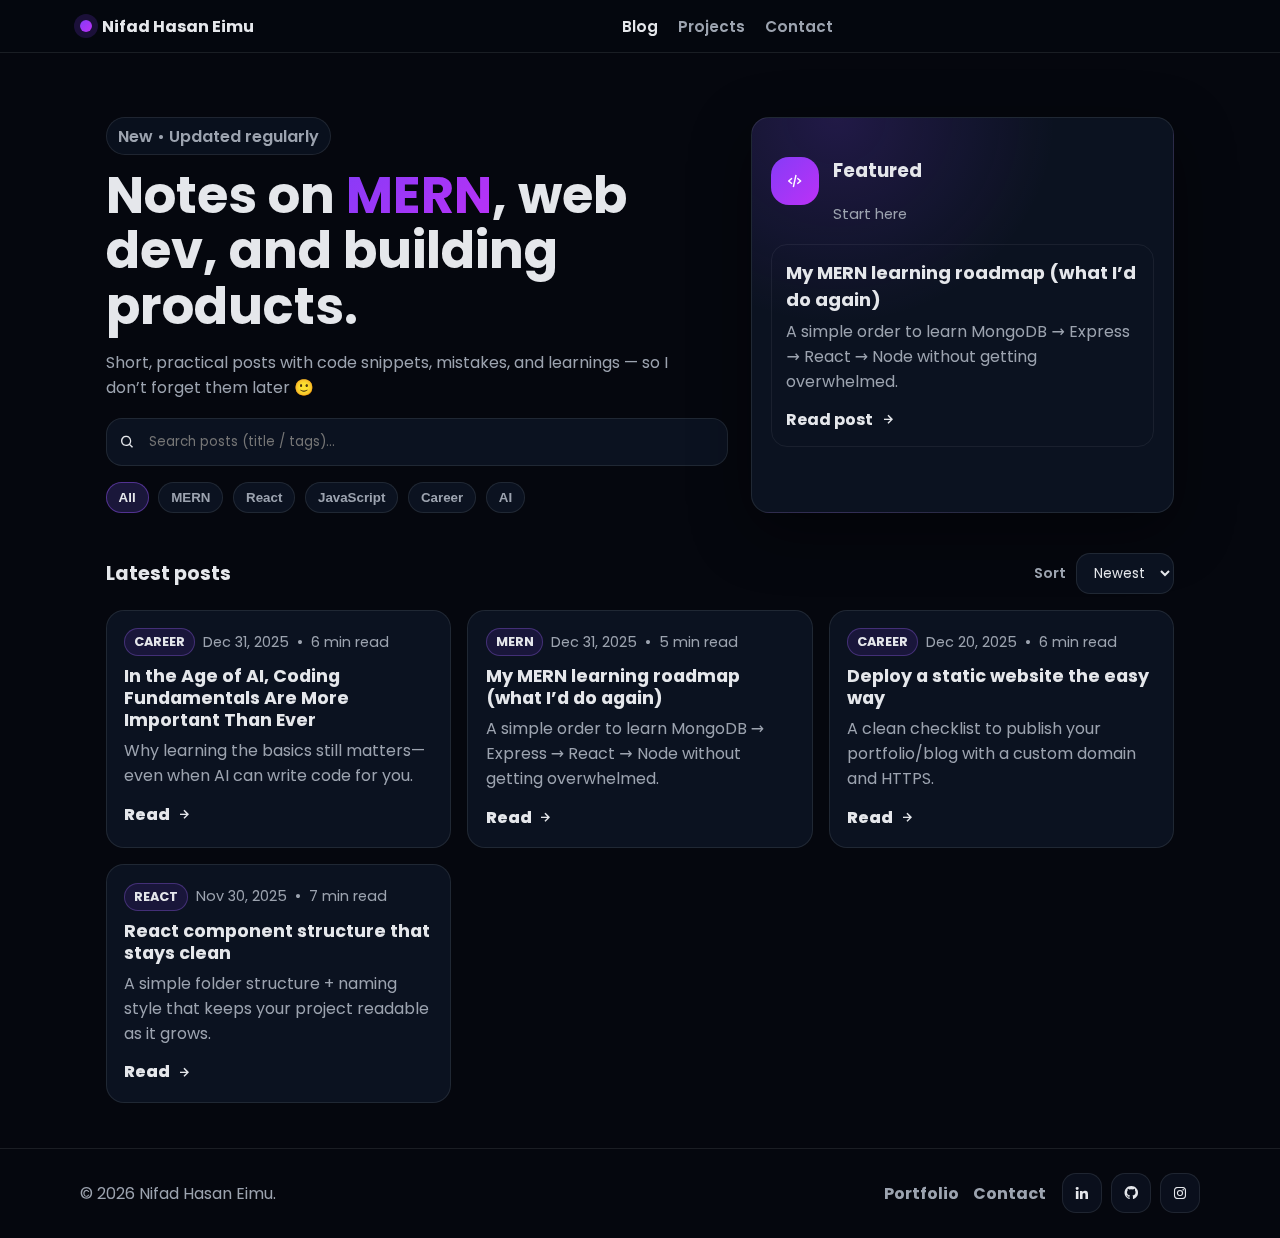
<file: index.html>
<!doctype html>
<html lang="en">
<head>
  <meta charset="UTF-8" />
  <meta name="viewport" content="width=device-width,initial-scale=1" />
  <meta name="description" content="Nifad Hasan's blog — web dev, MERN, programming, and learning notes." />
  <meta property="og:title" content="Blog | Nifad Hasan" />
  <meta property="og:description" content="Web development, MERN, programming, and learning notes." />
  <meta property="og:type" content="website" />
  <title>Blog | Nifad Hasan Eimu</title>

  <link rel="preconnect" href="https://fonts.googleapis.com" />
  <link rel="preconnect" href="https://fonts.gstatic.com" crossorigin />
  <link href="https://fonts.googleapis.com/css2?family=Poppins:wght@400;600;700&display=swap" rel="stylesheet" />
  <link rel="stylesheet" href="blog.css" />
  <link rel="icon" type="image/png" sizes="32x32" href="/logo.png">
  <link href="https://cdn.jsdelivr.net/npm/boxicons@2.0.5/css/boxicons.min.css" rel="stylesheet" />
</head>
<body>
  <header class="header">
    <div class="container header__inner">
      <a class="brand" href="https://www.nifadhasan.com" aria-label="Back to portfolio">
        <span class="brand__dot"></span>
        <span class="brand__text">Nifad Hasan Eimu</span>
      </a>

      <nav class="nav" id="nav">
        <a href="index.html" class="nav__link active">Blog</a>
        <a href="https://www.nifadhasan.com/#projects" class="nav__link">Projects</a>
        <a href="https://www.nifadhasan.com/#contact" class="nav__link">Contact</a>
      </nav>

      <div class="header__actions">
        <button class="icon-btn burger" id="burger" aria-label="Open menu">
          <i class="bx bx-menu"></i>
        </button>
      </div>
    </div>

    <div class="mobileNav" id="mobileNav" aria-hidden="true">
      <div class="mobileNav__panel">
        <div class="mobileNav__top">
          <span class="mobileNav__title">Menu</span>
          <button class="icon-btn" id="closeMobile" aria-label="Close menu"><i class="bx bx-x"></i></button>
        </div>

        <div class="mobileNav__links">
          <a href="index.html" class="mobileNav__link">Blog <i class="bx bx-right-arrow-alt"></i></a>
          <a href="https://www.nifadhasan.com" class="mobileNav__link">Portfolio <i class="bx bx-right-arrow-alt"></i></a>
          <a href="https://www.nifadhasan.com/#projects" class="mobileNav__link">Projects <i class="bx bx-right-arrow-alt"></i></a>
          <a href="https://www.nifadhasan.com/#contact" class="mobileNav__link">Contact <i class="bx bx-right-arrow-alt"></i></a>
        </div>
      </div>
    </div>
  </header>

  <main>
    <section class="hero">
      <div class="container hero__grid">
        <div class="hero__content">
          <div class="badge">New • Updated regularly</div>
          <h1 class="hero__title">Notes on <span class="grad">MERN</span>, web dev, and building products.</h1>
          <p class="hero__desc">Short, practical posts with code snippets, mistakes, and learnings — so I don’t forget them later 🙂</p>

          <div class="hero__search">
            <i class="bx bx-search"></i>
            <input id="search" type="search" placeholder="Search posts (title / tags)…" autocomplete="off" />
          </div>

          <div class="hero__chips" id="chips">
            <button class="chip active" data-tag="all">All</button>
            <button class="chip" data-tag="mern">MERN</button>
            <button class="chip" data-tag="react">React</button>
            <button class="chip" data-tag="javascript">JavaScript</button>
            <button class="chip" data-tag="career">Career</button>
            <button class="chip" data-tag="ai">AI</button>
          </div>
        </div>

        <div class="hero__card">
          <div class="heroCard">
            <div class="heroCard__top">
              <div class="heroCard__icon"><i class="bx bx-code-alt"></i></div>
              <div>
                <h3 class="heroCard__title">Featured</h3>
                <p class="heroCard__meta">Start here</p>
              </div>
            </div>
            <a class="heroCard__link" href="post.html?slug=roadmap-mern" aria-label="Read featured post">
              <h2 class="heroCard__headline">My MERN learning roadmap (what I’d do again)</h2>
              <p class="heroCard__text">A simple order to learn MongoDB → Express → React → Node without getting overwhelmed.</p>
              <span class="heroCard__cta">Read post <i class="bx bx-right-arrow-alt"></i></span>
            </a>
          </div>
        </div>
      </div>
    </section>

    <section class="section">
      <div class="container">
        <div class="section__header">
          <h2 class="section__title">Latest posts</h2>
          <div class="sort">
            <label class="sort__label" for="sort">Sort</label>
            <select id="sort" class="sort__select">
              <option value="new">Newest</option>
              <option value="old">Oldest</option>
              <option value="az">A → Z</option>
            </select>
          </div>
        </div>

        <div class="grid" id="posts"></div>

        <div class="empty" id="empty" hidden>
          <h3>No posts found</h3>
          <p>Try another keyword or tag.</p>
        </div>
      </div>
    </section>
  </main>

  <footer class="footer">
    <div class="container footer__inner">
      <p>© <span id="year"></span> Nifad Hasan Eimu.</p>

      <div class="footer__right">
        <div class="footer__links">
          <a href="https://www.nifadhasan.com" class="footer__link">Portfolio</a>
          <a href="https://www.nifadhasan.com/#contact" class="footer__link">Contact</a>
        </div>

        <div class="footer__social">
          <!-- Replace YOUR_USERNAME with your real profiles -->
          <a class="social-btn" href="https://www.linkedin.com/in/nifadhasanh21/" target="_blank" rel="noopener" aria-label="LinkedIn">
            <i class="bx bxl-linkedin"></i>
          </a>
          <a class="social-btn" href="https://github.com/nifadhasanh21" target="_blank" rel="noopener" aria-label="GitHub">
            <i class="bx bxl-github"></i>
          </a>
          <a class="social-btn" href="https://www.instagram.com/nifad_hasan_h21/" target="_blank" rel="noopener" aria-label="Instagram">
            <i class="bx bxl-instagram"></i>
          </a>
        </div>
      </div>
    </div>
  </footer>

  <script src="blog.js"></script>
</body>
</html>
</file>
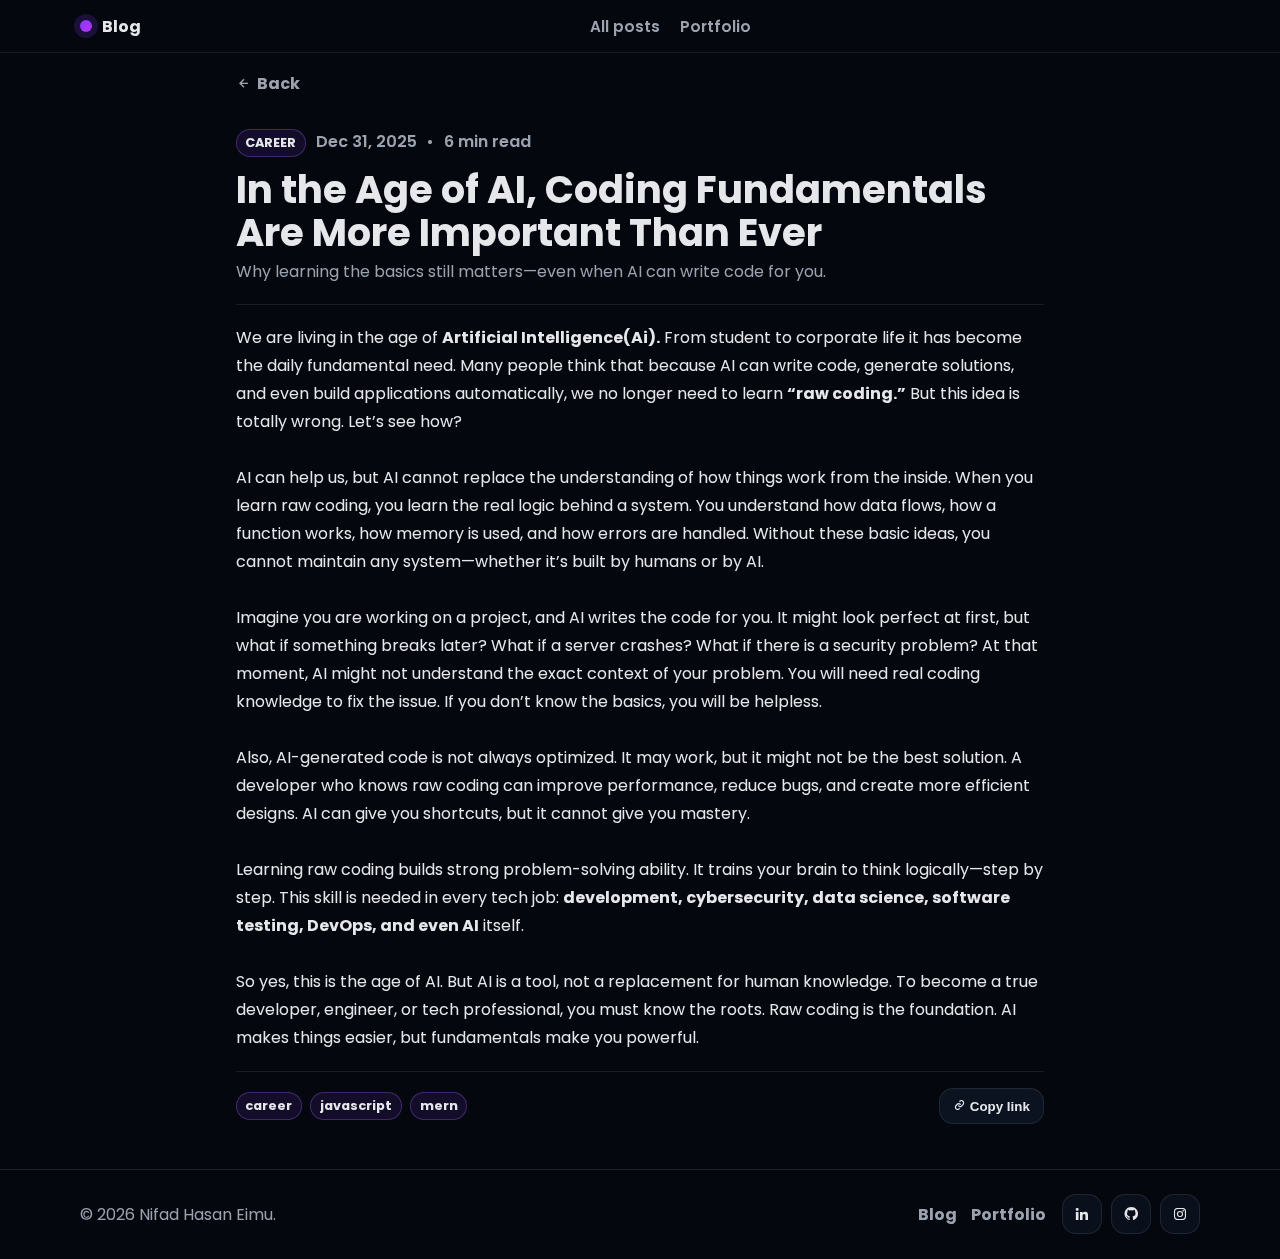
<file: post.html>
<!doctype html>
<html lang="en">
<head>
  <meta charset="UTF-8" />
  <meta name="viewport" content="width=device-width,initial-scale=1" />
  <meta name="description" content="Blog post | Nifad Hasan" />
  <title>Post | Nifad Hasan Eimu</title>

  <link rel="preconnect" href="https://fonts.googleapis.com" />
  <link rel="preconnect" href="https://fonts.gstatic.com" crossorigin />
  <link href="https://fonts.googleapis.com/css2?family=Poppins:wght@400;600;700&display=swap" rel="stylesheet" />
  <link rel="stylesheet" href="blog.css" />
  <link rel="icon" type="image/png" sizes="32x32" href="/logo.png">
  <link href="https://cdn.jsdelivr.net/npm/boxicons@2.0.5/css/boxicons.min.css" rel="stylesheet" />
</head>
<body>
  <header class="header">
    <div class="container header__inner">
      <a class="brand" href="index.html" aria-label="Back to blog">
        <span class="brand__dot"></span>
        <span class="brand__text">Blog</span>
      </a>

      <nav class="nav" id="nav">
        <a href="index.html" class="nav__link">All posts</a>
        <a href="https://www.nifadhasan.com" class="nav__link">Portfolio</a>
      </nav>

      <div class="header__actions">
        <button class="icon-btn burger" id="burger" aria-label="Open menu">
          <i class="bx bx-menu"></i>
        </button>
      </div>
    </div>

    <div class="mobileNav" id="mobileNav" aria-hidden="true">
      <div class="mobileNav__panel">
        <div class="mobileNav__top">
          <span class="mobileNav__title">Menu</span>
          <button class="icon-btn" id="closeMobile" aria-label="Close menu"><i class="bx bx-x"></i></button>
        </div>

        <div class="mobileNav__links">
          <a href="index.html" class="mobileNav__link">All posts <i class="bx bx-right-arrow-alt"></i></a>
          <a href="https://www.nifadhasan.com" class="mobileNav__link">Portfolio <i class="bx bx-right-arrow-alt"></i></a>
        </div>
      </div>
    </div>
  </header>

  <main class="section">
    <article class="container post">
      <a class="back" href="index.html"><i class="bx bx-left-arrow-alt"></i> Back</a>

      <header class="post__header">
        <div class="post__meta" id="postMeta"></div>
        <h1 class="post__title" id="postTitle"></h1>
        <p class="post__desc" id="postDesc"></p>
      </header>

      <div class="post__content" id="postContent"></div>

      <div class="post__footer">
        <div class="post__tags" id="postTags"></div>
        <div class="post__share">
          <button class="btn btn--ghost" id="copyLink"><i class="bx bx-link"></i> Copy link</button>
        </div>
      </div>
    </article>
  </main>

  <footer class="footer">
    <div class="container footer__inner">
      <p>© <span id="year"></span> Nifad Hasan Eimu.</p>

      <div class="footer__right">
        <div class="footer__links">
          <a href="index.html" class="footer__link">Blog</a>
          <a href="https://www.nifadhasan.com" class="footer__link">Portfolio</a>
        </div>

        <div class="footer__social">
          <!-- Replace YOUR_USERNAME with your real profiles -->
          <a class="social-btn" href="https://www.linkedin.com/in/YOUR_USERNAME" target="_blank" rel="noopener" aria-label="LinkedIn">
            <i class="bx bxl-linkedin"></i>
          </a>
          <a class="social-btn" href="https://github.com/YOUR_USERNAME" target="_blank" rel="noopener" aria-label="GitHub">
            <i class="bx bxl-github"></i>
          </a>
          <a class="social-btn" href="https://instagram.com/YOUR_USERNAME" target="_blank" rel="noopener" aria-label="Instagram">
            <i class="bx bxl-instagram"></i>
          </a>
        </div>
      </div>
    </div>
  </footer>

  <script src="blog.js"></script>
</body>
</html>
</file>
<file: blog.css>
:root{
  --font: "Poppins", system-ui, -apple-system, Segoe UI, Roboto, Arial, sans-serif;
  --hue: 264;

  /* DARK MODE */
  --bg: #05070e;
  --text: #e5e7eb;
  --muted: #9ca3af;
  --card: #0b1220;
  --border: rgba(226, 232, 240, .10);

  --primary: hsl(var(--hue), 92%, 60%);
  --primary2: hsl(calc(var(--hue) + 18), 92%, 58%);
  --shadow: 0 18px 60px rgba(0, 0, 0, .45);
  --radius: 18px;
  --max: 1120px;
}

*{box-sizing:border-box}
html{scroll-behavior:smooth}
body{margin:0;font-family:var(--font);background:var(--bg);color:var(--text)}
img{max-width:100%;display:block}
a{color:inherit;text-decoration:none}

.container{max-width:var(--max);margin-inline:auto;padding-inline:clamp(1rem,4vw,1.6rem)}

/* Header */
.header{
  position:sticky;top:0;z-index:20;
  backdrop-filter:saturate(180%) blur(12px);
  background:color-mix(in srgb, var(--bg) 82%, transparent);
  border-bottom:1px solid var(--border);
}
.header__inner{display:flex;align-items:center;justify-content:space-between;padding:.85rem 0}
.brand{display:flex;align-items:center;gap:.65rem;font-weight:700}
.brand__dot{
  width:12px;height:12px;border-radius:999px;
  background:linear-gradient(135deg,var(--primary),var(--primary2));
  box-shadow:0 0 0 6px color-mix(in srgb,var(--primary) 18%, transparent)
}
.nav{display:flex;gap:1.25rem;align-items:center}
.nav__link{color:var(--muted);font-weight:600;font-size:.95rem}
.nav__link:hover{color:var(--text)}
.nav__link.active{color:var(--text)}

.header__actions{display:flex;gap:.6rem;align-items:center}
.icon-btn{
  width:42px;height:42px;border-radius:14px;
  border:1px solid var(--border);
  background:color-mix(in srgb, var(--card) 80%, transparent);
  display:grid;place-items:center;cursor:pointer;color:var(--text)
}
.icon-btn:hover{transform:translateY(-1px)}
.burger{display:none}

/* Mobile Nav (PRO FIX) */
.mobileNav{
  position:fixed;
  inset:0;
  background:rgba(0,0,0,.55);
  display:none;
  z-index:9999;
}
.mobileNav.show{display:block}

.mobileNav__panel{
  position:absolute;right:0;top:0;height:100%;
  width:min(380px, 92vw);
  background:
    radial-gradient(120% 60% at 20% 0%, color-mix(in srgb, var(--primary) 16%, transparent), transparent 60%),
    var(--card);
  border-left:1px solid var(--border);
  padding:1rem;
  box-shadow:var(--shadow);
  display:flex;
  flex-direction:column;
}
.mobileNav__top{
  display:flex;align-items:center;justify-content:space-between;gap:1rem;
  margin-bottom:.75rem;padding-bottom:.75rem;border-bottom:1px solid var(--border)
}
.mobileNav__title{font-weight:800;font-size:1.05rem}

.mobileNav__links{
  display:flex;
  flex-direction:column;
  gap:.35rem;
  padding-top:.5rem;
}
.mobileNav__link{
  display:flex;
  align-items:center;
  justify-content:space-between;
  padding:.9rem .95rem;
  border-radius:16px;
  font-weight:700;
  color:var(--text);
  border:1px solid transparent;
  background:color-mix(in srgb, var(--card) 85%, transparent);
}
.mobileNav__link:hover{
  border-color:color-mix(in srgb,var(--primary) 35%, var(--border));
  background:color-mix(in srgb,var(--primary) 10%, var(--card));
}

/* Hero */
.hero{padding:clamp(2.2rem,5vw,4rem) 0 1.4rem}
.hero__grid{display:grid;grid-template-columns:1.25fr .85fr;gap:1.4rem;align-items:stretch}
.badge{
  display:inline-flex;gap:.5rem;align-items:center;font-weight:600;color:var(--muted);
  border:1px solid var(--border);padding:.35rem .7rem;border-radius:999px;
  background:color-mix(in srgb, var(--card) 85%, transparent);width:max-content
}
.hero__title{font-size:clamp(1.8rem,4vw,3.2rem);line-height:1.08;margin:.8rem 0}
.grad{background:linear-gradient(135deg,var(--primary),var(--primary2));-webkit-background-clip:text;background-clip:text;color:transparent}
.hero__desc{color:var(--muted);max-width:58ch}
.hero__search{
  margin-top:1.1rem;display:flex;align-items:center;gap:.65rem;
  border:1px solid var(--border);background:var(--card);
  border-radius:16px;padding:.75rem .85rem
}
.hero__search input{width:100%;border:0;outline:0;background:transparent;font-family:var(--font);color:var(--text)}
.hero__chips{display:flex;flex-wrap:wrap;gap:.6rem;margin-top:1rem}
.chip{
  border:1px solid var(--border);background:var(--card);
  padding:.45rem .75rem;border-radius:999px;font-weight:600;color:var(--muted);cursor:pointer
}
.chip.active, .chip:hover{
  color:var(--text);
  border-color:color-mix(in srgb,var(--primary) 40%, var(--border));
  background:color-mix(in srgb,var(--primary) 12%, var(--card))
}

.heroCard{
  height:100%;border-radius:var(--radius);border:1px solid var(--border);
  background:radial-gradient(80% 80% at 20% 0%, color-mix(in srgb,var(--primary) 18%, transparent), transparent 65%), var(--card);
  box-shadow:var(--shadow);padding:1.2rem
}
.heroCard__top{display:flex;gap:.85rem;align-items:center;margin-bottom:1.2rem}
.heroCard__icon{width:48px;height:48px;border-radius:18px;display:grid;place-items:center;background:linear-gradient(135deg,var(--primary),var(--primary2));color:white}
.heroCard__meta{margin:.1rem 0 0;color:var(--muted);font-size:.92rem}
.heroCard__link{display:block;padding:.9rem;border-radius:16px;border:1px solid color-mix(in srgb,var(--border) 70%, transparent)}
.heroCard__headline{margin:0 0 .35rem;font-size:1.12rem}
.heroCard__text{margin:0;color:var(--muted)}
.heroCard__cta{display:inline-flex;gap:.4rem;align-items:center;margin-top:.8rem;font-weight:700}

/* Section + grid */
.section{padding:1.1rem 0 2.8rem}
.section__header{display:flex;align-items:center;justify-content:space-between;gap:1rem;margin-bottom:1rem}
.section__title{margin:0;font-size:1.2rem}
.sort{display:flex;gap:.6rem;align-items:center}
.sort__label{color:var(--muted);font-weight:600;font-size:.9rem}
.sort__select{
  border:1px solid var(--border);border-radius:14px;
  padding:.55rem .8rem;background:var(--card);color:var(--text);font-family:var(--font)
}

.grid{display:grid;grid-template-columns:repeat(3,1fr);gap:1rem}
.card{
  border:1px solid var(--border);background:var(--card);
  border-radius:var(--radius);padding:1.1rem;
  transition:transform .15s ease,border-color .15s ease
}
.card:hover{transform:translateY(-2px);border-color:color-mix(in srgb,var(--primary) 35%, var(--border))}
.card__meta{display:flex;gap:.5rem;flex-wrap:wrap;align-items:center;color:var(--muted);font-size:.9rem}
.pill{
  font-weight:700;font-size:.8rem;padding:.25rem .55rem;border-radius:999px;
  background:color-mix(in srgb,var(--primary) 12%, transparent);
  border:1px solid color-mix(in srgb,var(--primary) 25%, var(--border));
  color:var(--text)
}
.card__title{margin:.55rem 0 .45rem;font-size:1.1rem;line-height:1.25}
.card__desc{margin:0;color:var(--muted)}
.card__cta{display:inline-flex;gap:.35rem;align-items:center;margin-top:.85rem;font-weight:800}

.empty{
  margin-top:1rem;padding:1.2rem;border:1px dashed var(--border);
  border-radius:var(--radius);text-align:center;color:var(--muted)
}

/* Post page */
.post{max-width:860px}
.back{display:inline-flex;gap:.35rem;align-items:center;color:var(--muted);font-weight:700;margin-bottom:1rem}
.post__header{padding:1.1rem 0 1.2rem;border-bottom:1px solid var(--border)}
.post__meta{color:var(--muted);font-weight:600;display:flex;gap:.6rem;flex-wrap:wrap}
.post__title{margin:.65rem 0 .35rem;font-size:clamp(1.6rem,3vw,2.4rem);line-height:1.12}
.post__desc{margin:0;color:var(--muted)}
.post__content{padding:1.2rem 0;line-height:1.75}
.post__content h2{margin:1.2rem 0 .4rem}
.post__content pre{
  overflow:auto;background:color-mix(in srgb, var(--card) 85%, transparent);
  border:1px solid var(--border);border-radius:16px;padding:1rem
}
.post__footer{
  display:flex;align-items:center;justify-content:space-between;gap:1rem;flex-wrap:wrap;
  border-top:1px solid var(--border);padding-top:1rem
}
.post__tags{display:flex;gap:.5rem;flex-wrap:wrap}
.btn{
  border:1px solid var(--border);background:var(--card);color:var(--text);
  padding:.6rem .85rem;border-radius:14px;font-weight:700;cursor:pointer
}
.btn--ghost:hover{background:color-mix(in srgb,var(--primary) 12%, var(--card))}

/* Footer (RESPONSIVE + SOCIAL) */
.footer{border-top:1px solid var(--border)}
.footer__inner{
  display:flex;
  align-items:center;
  justify-content:space-between;
  gap:1rem;
  flex-wrap:wrap;
  padding:1rem 0;
  color:var(--muted);
}
.footer__link{font-weight:700;color:var(--muted)}
.footer__link:hover{color:var(--text)}

.footer__right{
  display:flex;
  align-items:center;
  gap:1rem;
  flex-wrap:wrap;
}

.footer__links{
  display:flex;
  gap:.9rem;
  flex-wrap:wrap;
  align-items:center;
}

.footer__social{
  display:flex;
  gap:.55rem;
  flex-wrap:wrap;
  align-items:center;
}

.social-btn{
  width:40px;height:40px;
  border-radius:14px;
  border:1px solid var(--border);
  background:color-mix(in srgb, var(--card) 80%, transparent);
  display:grid;
  place-items:center;
  color:var(--text);
}
.social-btn:hover{
  transform:translateY(-1px);
  border-color:color-mix(in srgb,var(--primary) 40%, var(--border));
  background:color-mix(in srgb,var(--primary) 10%, var(--card));
}

@media (max-width: 980px){
  .grid{grid-template-columns:repeat(2,1fr)}
}
@media (max-width: 720px){
  .nav{display:none}
  .burger{display:grid}
  .hero__grid{grid-template-columns:1fr}
  .grid{grid-template-columns:1fr}

  .footer__inner{
    flex-direction:column;
    align-items:flex-start;
  }
  .footer__right{
    width:100%;
    justify-content:space-between;
  }
}
</file>
